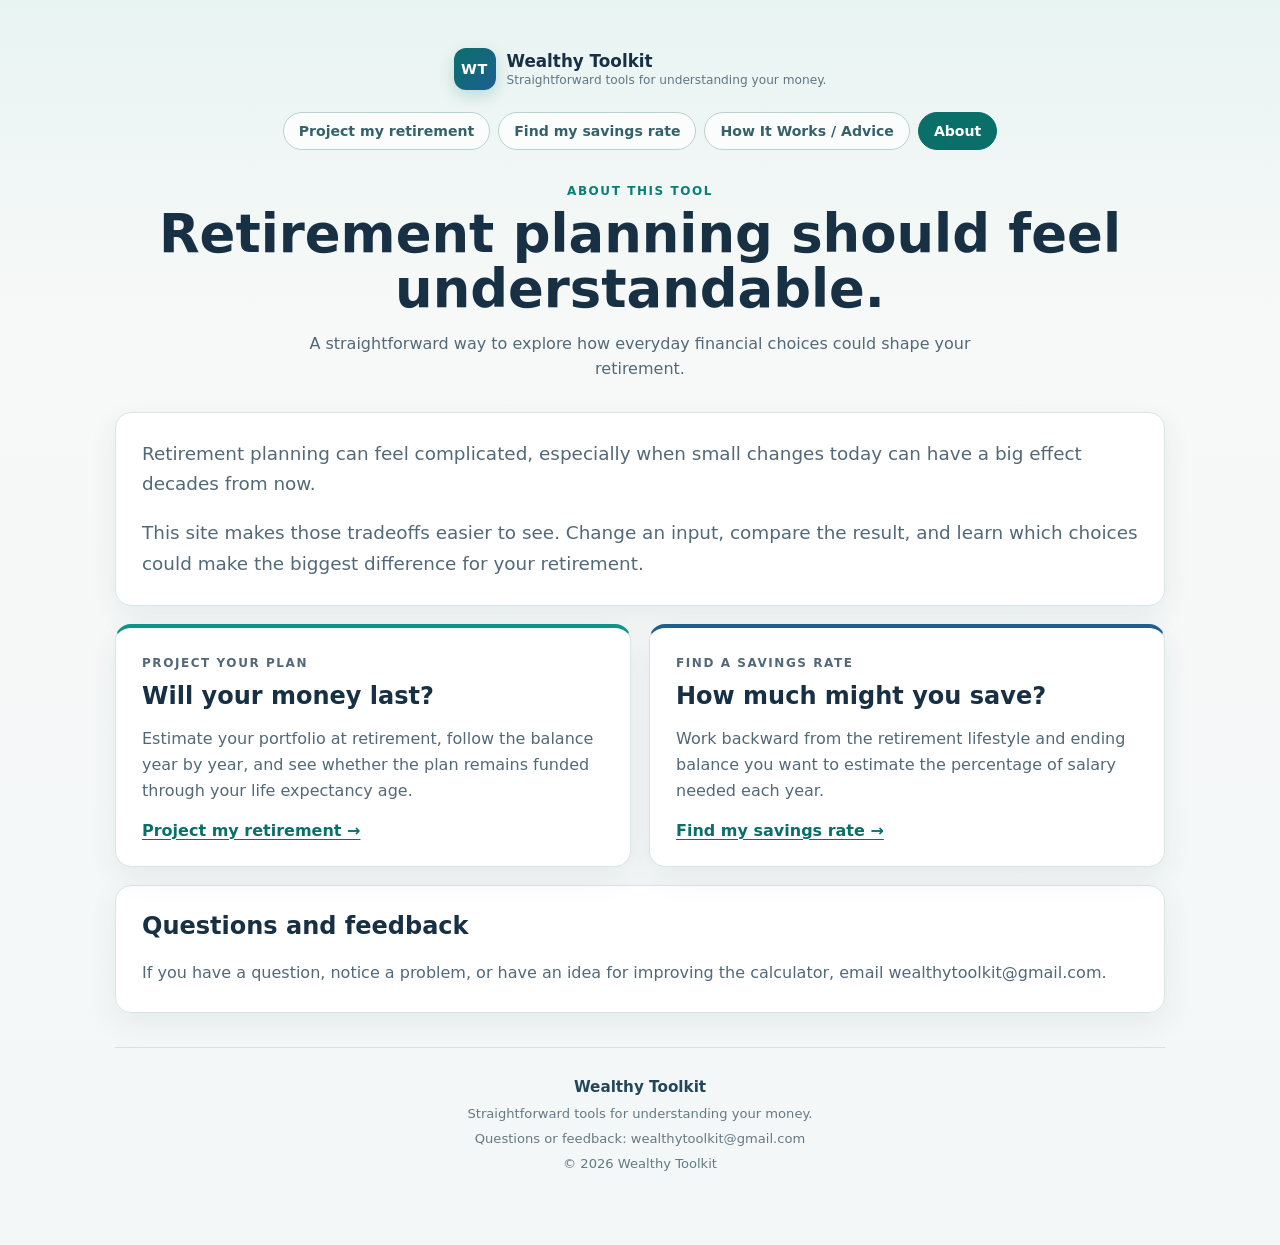
<file: about/index.html>
<!doctype html>
<html lang="en">
<head>
  <meta charset="utf-8">
  <meta name="viewport" content="width=device-width, initial-scale=1">
  <!-- Google tag (gtag.js) -->
  <script async src="https://www.googletagmanager.com/gtag/js?id=G-Z7TF61134Z"></script>
  <script>
    window.dataLayer = window.dataLayer || [];
    function gtag(){dataLayer.push(arguments);}
    gtag('js', new Date());
    gtag('config', 'G-Z7TF61134Z');
  </script>
  <title>About | Wealthy Toolkit</title>
  <meta name="description" content="Learn why Wealthy Toolkit makes retirement planning easier to understand and explore.">
  <meta name="theme-color" content="#0b6f69">
  <link rel="canonical" href="https://wealthytoolkit.com/about/">
  <link rel="icon" href="/favicon.svg" type="image/svg+xml">
  <meta property="og:type" content="website"><meta property="og:site_name" content="Wealthy Toolkit">
  <meta property="og:title" content="About | Wealthy Toolkit">
  <meta property="og:description" content="A straightforward way to explore how everyday financial choices could shape retirement.">
  <meta property="og:url" content="https://wealthytoolkit.com/about/">
  <link rel="stylesheet" href="/style.css">
</head>
<body>
  <a class="skip-link" href="#main-content">Skip to main content</a>
  <main class="container">
    <a class="site-brand" href="/" aria-label="Wealthy Toolkit home"><span class="brand-mark" aria-hidden="true">WT</span><span><strong>Wealthy Toolkit</strong><small>Straightforward tools for understanding your money.</small></span></a>
    <nav class="tool-nav" aria-label="Retirement tools">
      <a href="/">Project my retirement</a>
      <a href="/savings-rate/">Find my savings rate</a>
      <a href="/how-it-works/">How It Works / Advice</a>
      <a class="active" aria-current="page" href="/about/">About</a>
    </nav>

    <header id="main-content">
      <p class="eyebrow">ABOUT THIS TOOL</p>
      <h1>Retirement planning should feel understandable.</h1>
      <p class="subtitle">A straightforward way to explore how everyday financial choices could shape your retirement.</p>
    </header>

    <section class="card about-intro">
      <p class="about-lead">Retirement planning can feel complicated, especially when small changes today can have a big effect decades from now.</p>
      <p>This site makes those tradeoffs easier to see. Change an input, compare the result, and learn which choices could make the biggest difference for your retirement.</p>
    </section>

    <section class="about-grid" aria-label="What the calculators can do">
      <article class="card about-card">
        <p class="eyebrow">PROJECT YOUR PLAN</p>
        <h2>Will your money last?</h2>
        <p>Estimate your portfolio at retirement, follow the balance year by year, and see whether the plan remains funded through your life expectancy age.</p>
        <a class="text-link" href="/">Project my retirement →</a>
      </article>
      <article class="card about-card">
        <p class="eyebrow">FIND A SAVINGS RATE</p>
        <h2>How much might you save?</h2>
        <p>Work backward from the retirement lifestyle and ending balance you want to estimate the percentage of salary needed each year.</p>
        <a class="text-link" href="/savings-rate/">Find my savings rate →</a>
      </article>
    </section>

    <section class="card about-section">
      <h2>Questions and feedback</h2>
      <p>If you have a question, notice a problem, or have an idea for improving the calculator, email wealthytoolkit@gmail.com.</p>
    </section>

    <footer class="site-footer"><strong>Wealthy Toolkit</strong><span>Straightforward tools for understanding your money.</span><span>Questions or feedback: wealthytoolkit@gmail.com</span><span>© 2026 Wealthy Toolkit</span></footer>
  </main>
</body>
</html>
</file>
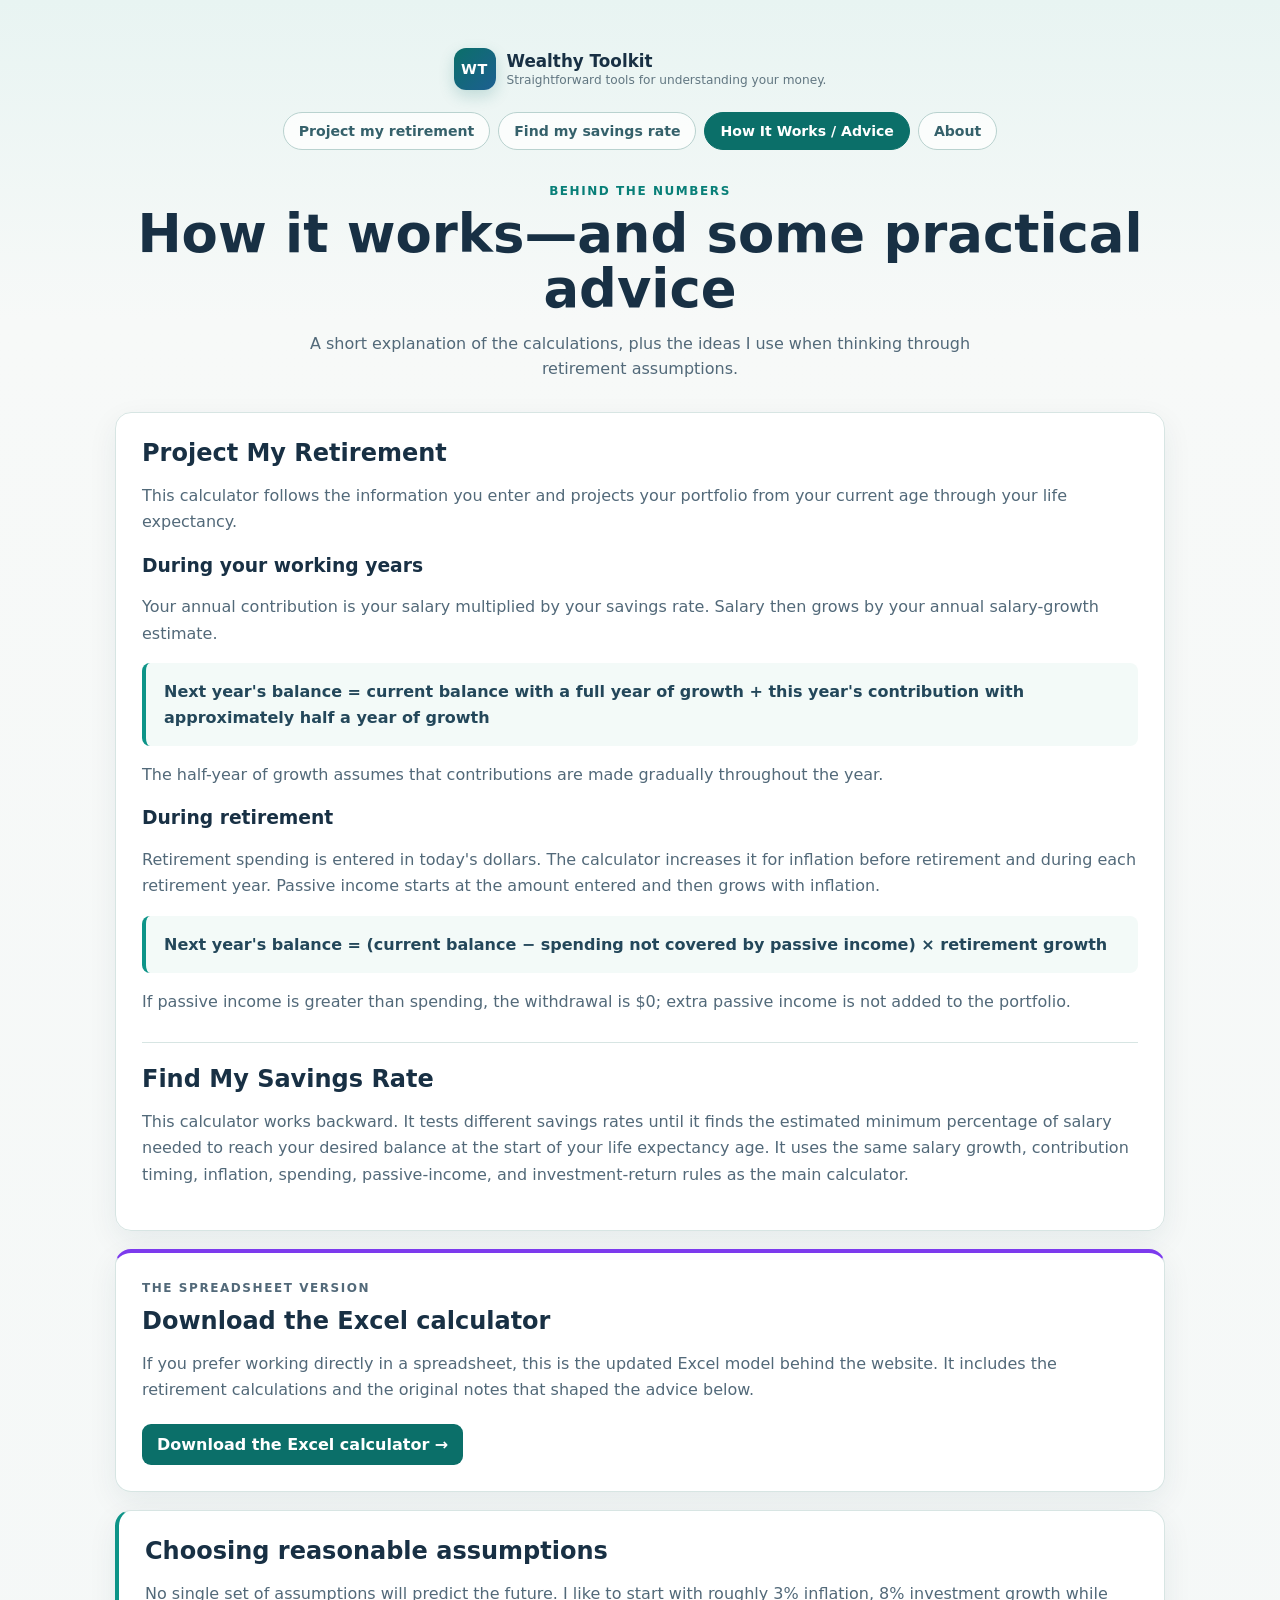
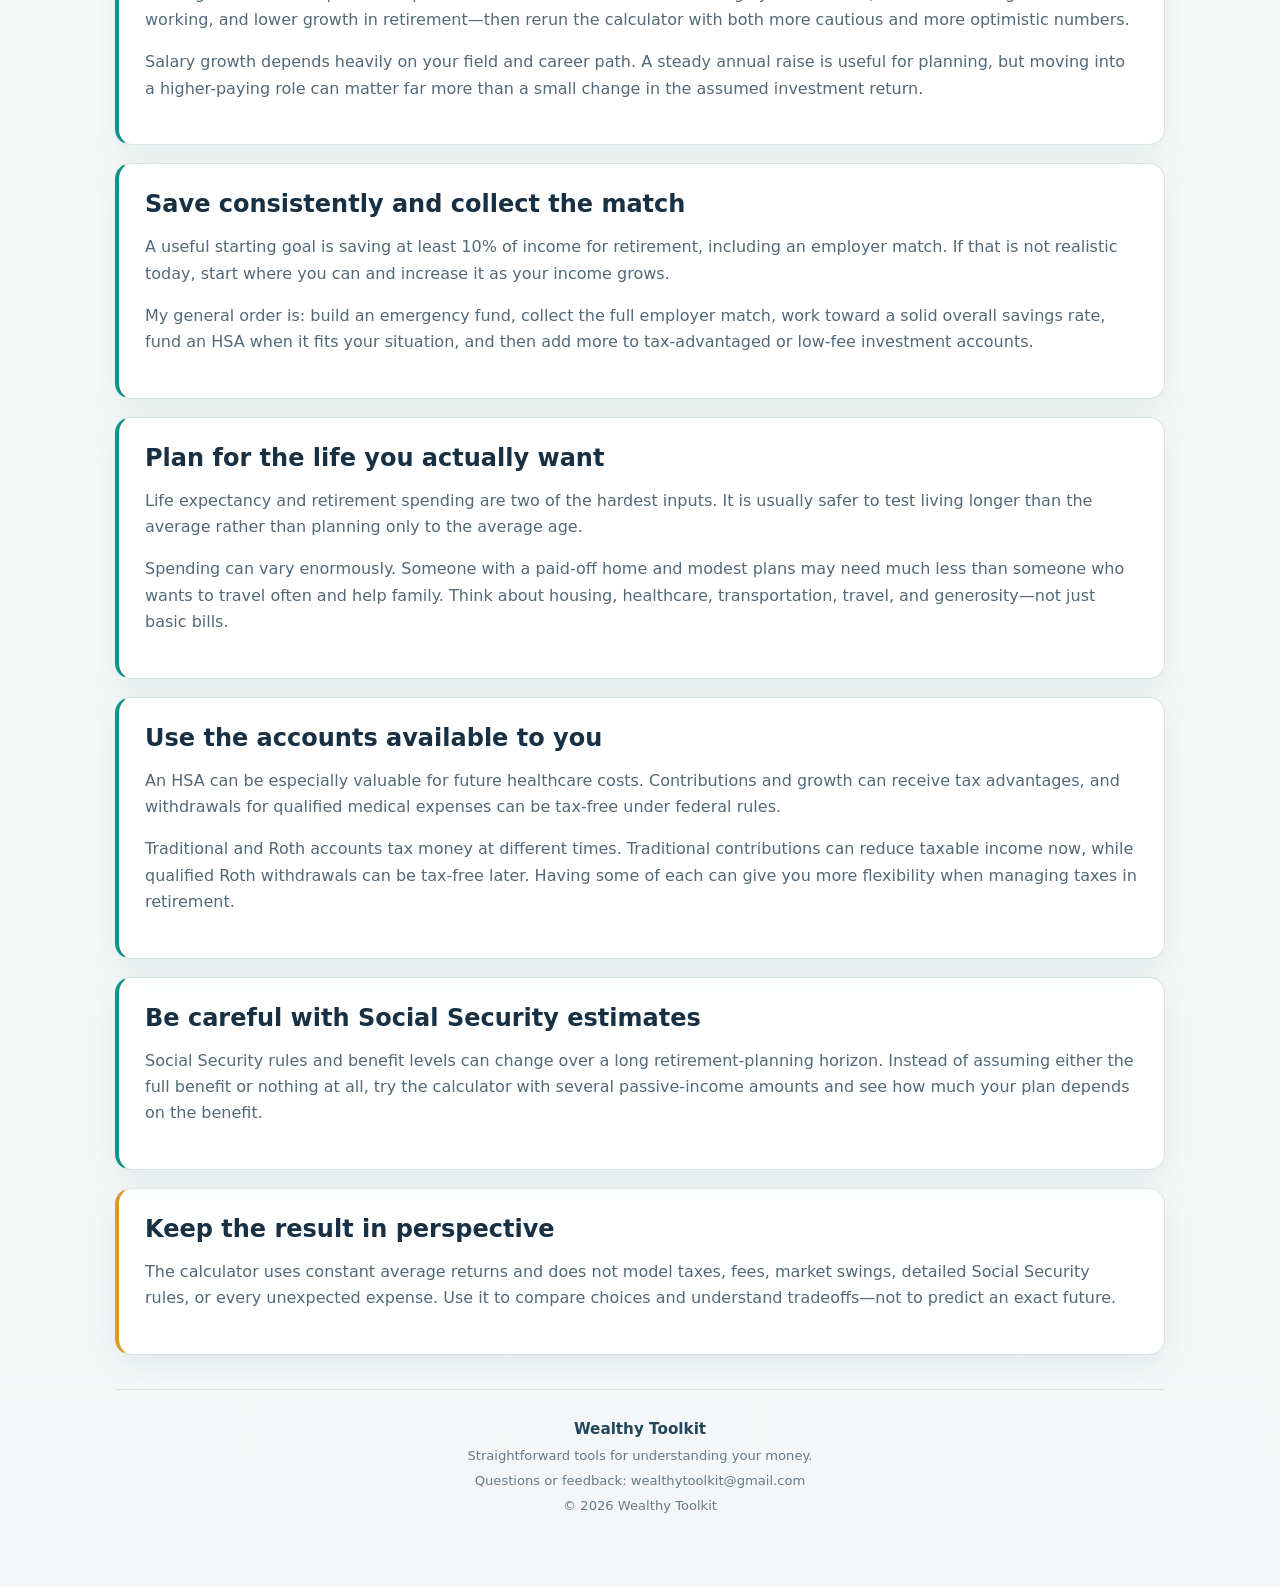
<file: how-it-works/index.html>
<!doctype html>
<html lang="en">
<head>
  <meta charset="utf-8">
  <meta name="viewport" content="width=device-width, initial-scale=1">
  <!-- Google tag (gtag.js) -->
  <script async src="https://www.googletagmanager.com/gtag/js?id=G-Z7TF61134Z"></script>
  <script>
    window.dataLayer = window.dataLayer || [];
    function gtag(){dataLayer.push(arguments);}
    gtag('js', new Date());
    gtag('config', 'G-Z7TF61134Z');
  </script>
  <title>How It Works & Retirement Advice | Wealthy Toolkit</title>
  <meta name="description" content="See how the Wealthy Toolkit retirement calculators work and read practical advice for choosing retirement assumptions.">
  <meta name="theme-color" content="#0b6f69">
  <link rel="canonical" href="https://wealthytoolkit.com/how-it-works/">
  <link rel="icon" href="/favicon.svg" type="image/svg+xml">
  <meta property="og:type" content="website"><meta property="og:site_name" content="Wealthy Toolkit">
  <meta property="og:title" content="How It Works & Retirement Advice | Wealthy Toolkit">
  <meta property="og:description" content="Understand the calculator and explore practical retirement-planning assumptions.">
  <meta property="og:url" content="https://wealthytoolkit.com/how-it-works/">
  <link rel="stylesheet" href="/style.css">
</head>
<body>
  <a class="skip-link" href="#main-content">Skip to main content</a>
  <main class="container">
    <a class="site-brand" href="/" aria-label="Wealthy Toolkit home"><span class="brand-mark" aria-hidden="true">WT</span><span><strong>Wealthy Toolkit</strong><small>Straightforward tools for understanding your money.</small></span></a>
    <nav class="tool-nav" aria-label="Retirement tools">
      <a href="/">Project my retirement</a>
      <a href="/savings-rate/">Find my savings rate</a>
      <a class="active" aria-current="page" href="/how-it-works/">How It Works / Advice</a>
      <a href="/about/">About</a>
    </nav>

    <header id="main-content">
      <p class="eyebrow">BEHIND THE NUMBERS</p>
      <h1>How it works—and some practical advice</h1>
      <p class="subtitle">A short explanation of the calculations, plus the ideas I use when thinking through retirement assumptions.</p>
    </header>

    <section class="card how-section" id="retirement-projection">
      <h2>Project My Retirement</h2>
      <p>This calculator follows the information you enter and projects your portfolio from your current age through your life expectancy.</p>
      <h3>During your working years</h3>
      <p>Your annual contribution is your salary multiplied by your savings rate. Salary then grows by your annual salary-growth estimate.</p>
      <div class="formula-box">Next year's balance = current balance with a full year of growth + this year's contribution with approximately half a year of growth</div>
      <p>The half-year of growth assumes that contributions are made gradually throughout the year.</p>
      <h3>During retirement</h3>
      <p>Retirement spending is entered in today's dollars. The calculator increases it for inflation before retirement and during each retirement year. Passive income starts at the amount entered and then grows with inflation.</p>
      <div class="formula-box">Next year's balance = (current balance − spending not covered by passive income) × retirement growth</div>
      <p>If passive income is greater than spending, the withdrawal is $0; extra passive income is not added to the portfolio.</p>
      <div class="section-divider" id="savings-rate"></div>
      <h2>Find My Savings Rate</h2>
      <p>This calculator works backward. It tests different savings rates until it finds the estimated minimum percentage of salary needed to reach your desired balance at the start of your life expectancy age. It uses the same salary growth, contribution timing, inflation, spending, passive-income, and investment-return rules as the main calculator.</p>
    </section>

    <section class="card how-section workbook-download">
      <p class="eyebrow">THE SPREADSHEET VERSION</p>
      <h2>Download the Excel calculator</h2>
      <p>If you prefer working directly in a spreadsheet, this is the updated Excel model behind the website. It includes the retirement calculations and the original notes that shaped the advice below.</p>
      <a class="download-link" href="/retirement-calculator.xlsx" download>Download the Excel calculator →</a>
    </section>

    <section class="card how-section advice-section">
      <h2>Choosing reasonable assumptions</h2>
      <p>No single set of assumptions will predict the future. I like to start with roughly 3% inflation, 8% investment growth while working, and lower growth in retirement—then rerun the calculator with both more cautious and more optimistic numbers.</p>
      <p>Salary growth depends heavily on your field and career path. A steady annual raise is useful for planning, but moving into a higher-paying role can matter far more than a small change in the assumed investment return.</p>
    </section>

    <section class="card how-section advice-section">
      <h2>Save consistently and collect the match</h2>
      <p>A useful starting goal is saving at least 10% of income for retirement, including an employer match. If that is not realistic today, start where you can and increase it as your income grows.</p>
      <p>My general order is: build an emergency fund, collect the full employer match, work toward a solid overall savings rate, fund an HSA when it fits your situation, and then add more to tax-advantaged or low-fee investment accounts.</p>
    </section>

    <section class="card how-section advice-section">
      <h2>Plan for the life you actually want</h2>
      <p>Life expectancy and retirement spending are two of the hardest inputs. It is usually safer to test living longer than the average rather than planning only to the average age.</p>
      <p>Spending can vary enormously. Someone with a paid-off home and modest plans may need much less than someone who wants to travel often and help family. Think about housing, healthcare, transportation, travel, and generosity—not just basic bills.</p>
    </section>

    <section class="card how-section advice-section">
      <h2>Use the accounts available to you</h2>
      <p>An HSA can be especially valuable for future healthcare costs. Contributions and growth can receive tax advantages, and withdrawals for qualified medical expenses can be tax-free under federal rules.</p>
      <p>Traditional and Roth accounts tax money at different times. Traditional contributions can reduce taxable income now, while qualified Roth withdrawals can be tax-free later. Having some of each can give you more flexibility when managing taxes in retirement.</p>
    </section>

    <section class="card how-section advice-section">
      <h2>Be careful with Social Security estimates</h2>
      <p>Social Security rules and benefit levels can change over a long retirement-planning horizon. Instead of assuming either the full benefit or nothing at all, try the calculator with several passive-income amounts and see how much your plan depends on the benefit.</p>
    </section>

    <section class="card how-section limitations">
      <h2>Keep the result in perspective</h2>
      <p>The calculator uses constant average returns and does not model taxes, fees, market swings, detailed Social Security rules, or every unexpected expense. Use it to compare choices and understand tradeoffs—not to predict an exact future.</p>
    </section>
    <footer class="site-footer"><strong>Wealthy Toolkit</strong><span>Straightforward tools for understanding your money.</span><span>Questions or feedback: wealthytoolkit@gmail.com</span><span>© 2026 Wealthy Toolkit</span></footer>
  </main>
</body>
</html>
</file>
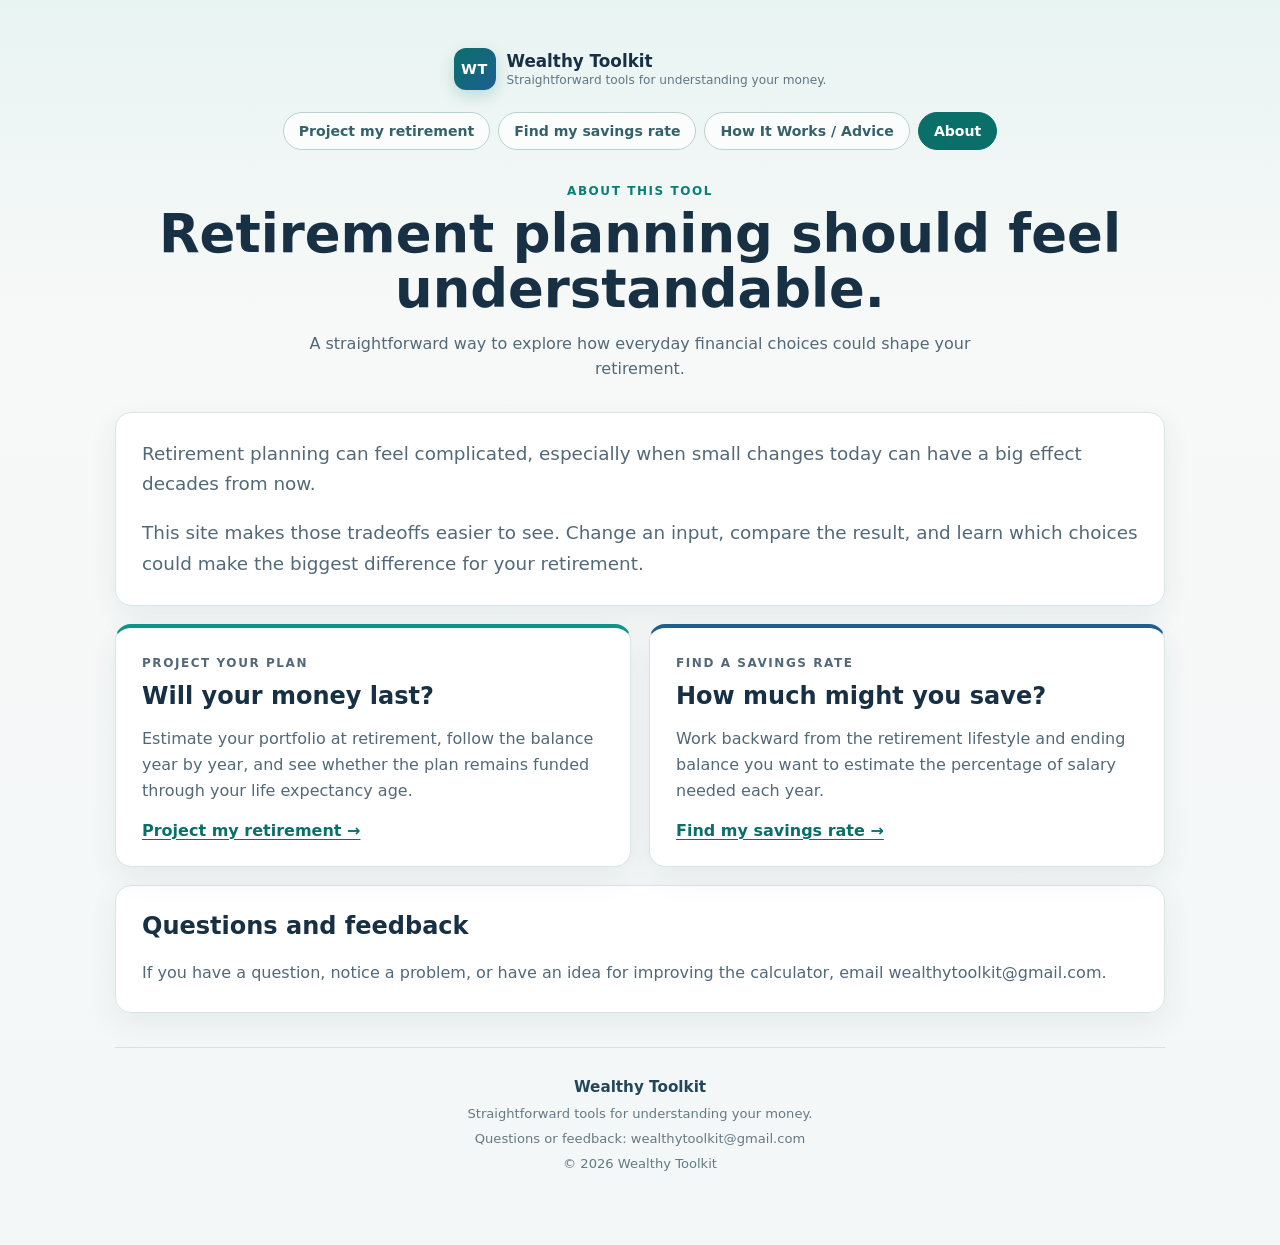
<file: about.html>
<!doctype html>
<html lang="en"><head>
  <meta charset="utf-8">
  <meta http-equiv="refresh" content="0; url=/about/">
  <link rel="canonical" href="https://wealthytoolkit.com/about/">
  <title>About | Wealthy Toolkit</title>
</head><body>
  <p>This page has moved to <a href="/about/">wealthytoolkit.com/about/</a>.</p>
</body></html>
</file>
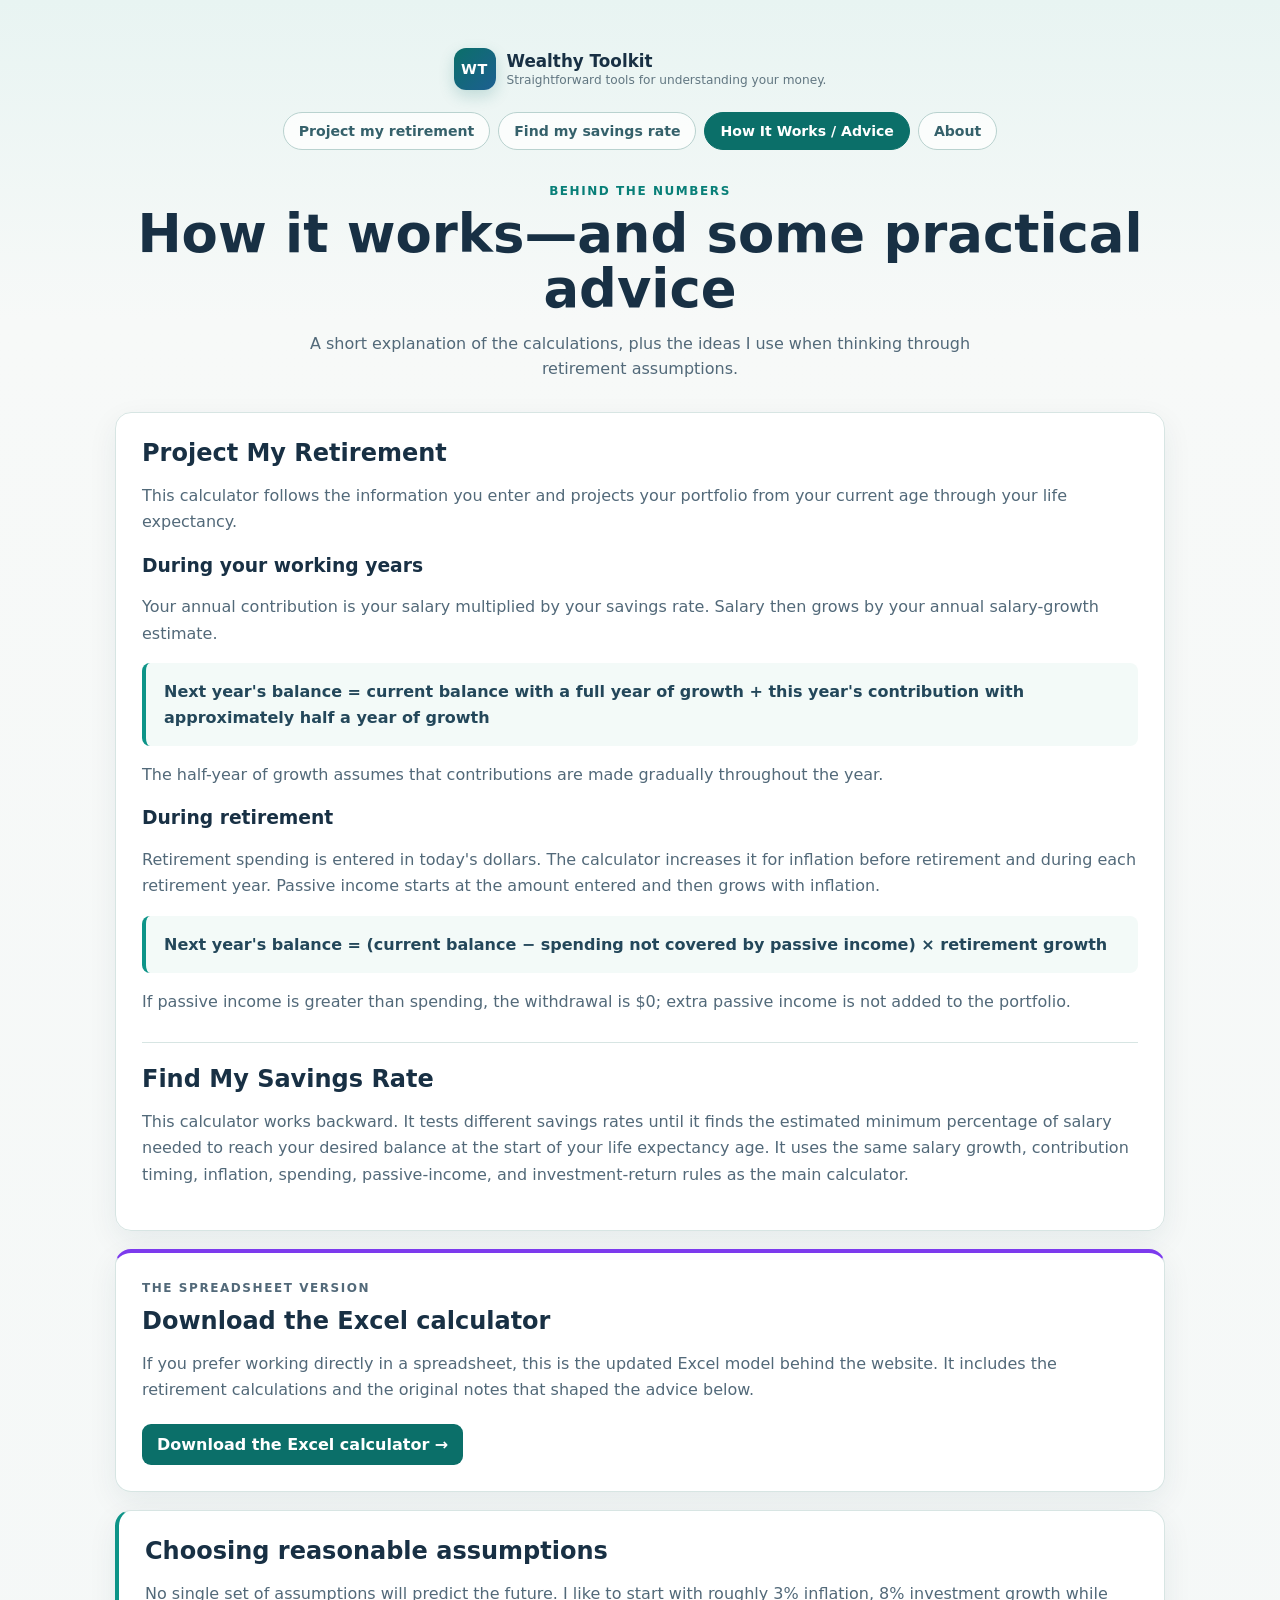
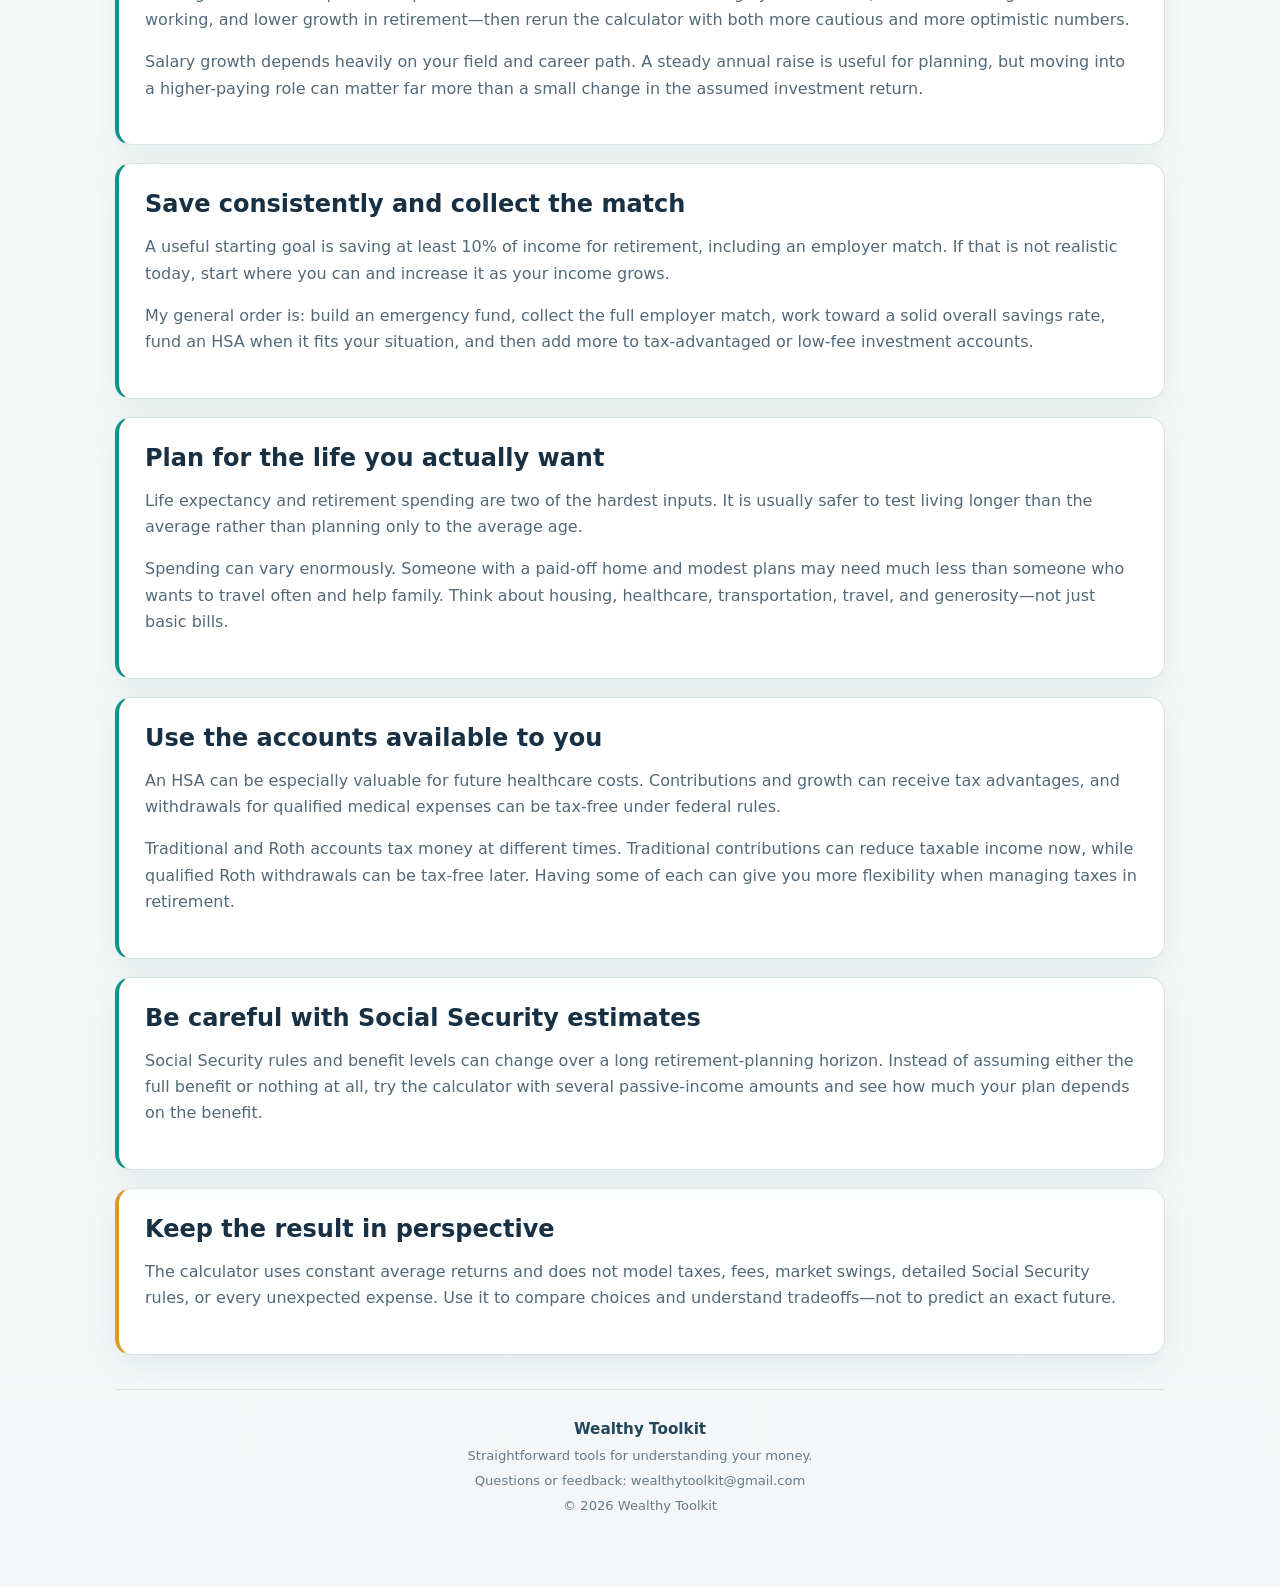
<file: how-it-works.html>
<!doctype html>
<html lang="en"><head>
  <meta charset="utf-8">
  <meta http-equiv="refresh" content="0; url=/how-it-works/">
  <link rel="canonical" href="https://wealthytoolkit.com/how-it-works/">
  <title>How It Works &amp; Retirement Advice | Wealthy Toolkit</title>
</head><body>
  <p>This page has moved to <a href="/how-it-works/">wealthytoolkit.com/how-it-works/</a>.</p>
</body></html>
</file>
<file: style.css>
* { box-sizing: border-box; }
:root { font-family: Inter, ui-sans-serif, system-ui, -apple-system, BlinkMacSystemFont, "Segoe UI", sans-serif; color: #183044; background: #f3f7f7; }
body { margin: 0; background: linear-gradient(180deg, #e8f4f2 0, #f7f9f8 320px, #f3f7f7 100%); }
.skip-link { position: fixed; z-index: 100; top: 8px; left: 8px; padding: 10px 14px; border-radius: 8px; background: #183044; color: white; transform: translateY(-160%); }
.skip-link:focus { transform: translateY(0); }
.container { width: min(1050px, calc(100% - 32px)); margin: 0 auto; padding: 48px 0 72px; }
.site-brand { display: flex; width: fit-content; align-items: center; gap: 11px; margin: 0 auto 22px; color: #183044; text-decoration: none; }
.site-brand > span:last-child { display: grid; gap: 2px; }
.site-brand strong { font-size: 1.05rem; }
.site-brand small { color: #617681; font-size: .76rem; }
.brand-mark { display: grid; place-items: center; width: 42px; height: 42px; border-radius: 12px; background: linear-gradient(135deg, #0b6f69, #1d5f91); color: white; font-size: .9rem; font-weight: 850; letter-spacing: .04em; box-shadow: 0 6px 16px rgba(11,111,105,.2); }
.tool-nav { display: flex; flex-wrap: wrap; justify-content: center; gap: 8px; margin-bottom: 34px; }
.tool-nav a { padding: 10px 15px; border: 1px solid #b9d2cf; border-radius: 999px; color: #35616b; background: rgba(255,255,255,.75); text-decoration: none; font-size: .88rem; font-weight: 750; }
.tool-nav a:hover { border-color: #0d9488; color: #0b6f69; }
.tool-nav a.active { border-color: #0b6f69; color: white; background: #0b6f69; }
header { text-align: center; margin-bottom: 30px; }
.eyebrow { margin: 0 0 8px; font-size: .75rem; font-weight: 800; letter-spacing: .13em; color: #087f78; }
h1 { margin: 0; font-size: clamp(2rem, 5vw, 3.3rem); line-height: 1.05; }
h2 { margin-top: 0; }
.subtitle { max-width: 680px; margin: 14px auto 0; color: #526979; line-height: 1.6; }
.card { background: rgba(255,255,255,.96); border: 1px solid #d7e5e3; border-radius: 16px; padding: 26px; box-shadow: 0 10px 30px rgba(20,56,67,.07); }
.inputs { border-top: 4px solid #0d9488; }
.inputs h2:not(:first-child) { margin-top: 30px; }
.grid { display: grid; grid-template-columns: repeat(3, 1fr); gap: 18px; }
label { display: grid; gap: 7px; font-size: .9rem; font-weight: 650; color: #354f60; }
input { width: 100%; border: 1px solid #bfd2d0; border-radius: 9px; padding: 12px; font: inherit; color: #183044; background: #fbfdfd; transition: border-color .15s, box-shadow .15s; }
input:focus { outline: none; border-color: #0d9488; box-shadow: 0 0 0 3px rgba(13,148,136,.14); }
a:focus-visible, button:focus-visible, summary:focus-visible { outline: 3px solid rgba(29,95,145,.45); outline-offset: 3px; }
button { margin-top: 28px; border: 0; border-radius: 10px; padding: 14px 22px; font: inherit; font-weight: 800; cursor: pointer; background: #0b6f69; color: white; box-shadow: 0 7px 16px rgba(11,111,105,.2); }
button:hover { background: #085e59; transform: translateY(-1px); }
.field { position: relative; display: grid; align-content: start; gap: 7px; }
.field-label { display: flex; align-items: center; justify-content: space-between; gap: 8px; min-height: 24px; }
.field-label label { display: block; }
.field small { color: #6a7c87; font-size: .76rem; line-height: 1.35; }
.info-button { flex: 0 0 auto; width: 22px; height: 22px; margin: 0; padding: 0; border: 1px solid #9ebfbb; border-radius: 50%; background: #edf7f5; color: #0b6f69; box-shadow: none; font-size: .78rem; font-weight: 800; line-height: 1; }
.info-button:hover, .info-button[aria-expanded="true"] { background: #0b6f69; color: white; transform: none; }
.info-popover { position: absolute; z-index: 5; top: 29px; left: 0; width: min(320px, 92vw); padding: 13px 14px; border: 1px solid #bad4d0; border-radius: 10px; background: #fff; color: #354f60; box-shadow: 0 12px 28px rgba(20,56,67,.16); font-size: .8rem; font-weight: 450; line-height: 1.5; }
.methodology { margin-top: 20px; border: 1px solid #cfe0de; border-radius: 12px; background: #f5faf9; }
.methodology summary { padding: 14px 16px; cursor: pointer; color: #0b6f69; font-weight: 750; }
.methodology-content { padding: 0 16px 5px; color: #536b78; font-size: .87rem; line-height: 1.55; }
.methodology-content p { margin: 0 0 12px; }
.error { color: #a12b2b; margin-bottom: 0; font-weight: 650; }
#results { margin-top: 32px; }
.headline-result { text-align: center; padding: 22px 16px 28px; background: #e6f4f1; border-radius: 16px; margin-bottom: 18px; }
.headline-result h2 { font-size: clamp(1.7rem, 4vw, 2.5rem); margin: 0; }
.headline-result p:last-child { color: #526979; }
.metrics { display: grid; grid-template-columns: repeat(4, 1fr); gap: 14px; margin-bottom: 18px; }
.metrics-three { grid-template-columns: repeat(3, 1fr); }
.table-explanation { margin: -4px 0 16px; color: var(--muted); max-width: 78ch; }
.metric { background: white; border: 1px solid #d7e5e3; border-radius: 14px; padding: 20px; box-shadow: 0 5px 18px rgba(20,56,67,.04); }
.metric:nth-child(1) { border-top: 3px solid #1d5f91; }
.metric:nth-child(2) { border-top: 3px solid #d79a2b; }
.metric:nth-child(3) { border-top: 3px solid #0d9488; }
.metric:nth-child(4) { border-top: 3px solid #7c3aed; }
.metric span { display: block; color: #64717d; font-size: .85rem; margin-bottom: 8px; }
.metric strong { font-size: 1.45rem; }
.metric strong.long-value { font-size: 1.08rem; line-height: 1.25; }
.solver-result { text-align: center; padding: 28px 20px; margin-bottom: 18px; border: 1px solid #c7dfdc; border-radius: 16px; background: #e6f4f1; }
.solver-result .result-number { display: block; margin: 7px 0; color: #0b6f69; font-size: clamp(2.5rem, 8vw, 4.5rem); line-height: 1; }
.solver-result p { margin: 8px auto 0; max-width: 680px; color: #526979; line-height: 1.55; }
.solver-status { margin-top: 18px; padding: 14px 16px; border: 1px solid #e6c989; border-radius: 10px; background: #fff9e9; color: #72520d; line-height: 1.5; }
.solver-status.success { border-color: #b7d8d2; background: #eff9f7; color: #1c625c; }
.chart-card { margin-bottom: 18px; border-top: 4px solid #1d5f91; }
.chart-card h2 { margin-bottom: 4px; }
.chart-note { margin: 0 0 18px; color: #647783; font-size: .88rem; }
.chart-wrap { position: relative; height: 410px; }
.table-card { margin-bottom: 18px; }
.table-scroll { overflow-x: auto; -webkit-overflow-scrolling: touch; }
table { width: 100%; border-collapse: collapse; font-size: .88rem; }
.sr-only { position: absolute; width: 1px; height: 1px; padding: 0; margin: -1px; overflow: hidden; clip: rect(0,0,0,0); white-space: nowrap; border: 0; }
th, td { text-align: right; padding: 10px 8px; border-bottom: 1px solid #e6efee; white-space: nowrap; }
th { color: #24546a; background: #f1f7f6; }
th:first-child, td:first-child, th:nth-child(2), td:nth-child(2) { text-align: left; }
.table-scroll th:first-child,
.table-scroll td:first-child { position: sticky; left: 0; z-index: 2; background: #fff; box-shadow: 1px 0 0 #d7e5e3; }
.table-scroll thead th:first-child { z-index: 4; background: #f1f7f6; }
.retirement-start td { border-top: 3px solid #d79a2b; background: #fffaf0; }
.retirement-start td:first-child { background: #fffaf0; }
.retirement-labels th { border-top: 3px solid #d79a2b; border-bottom: 1px solid #efd9a8; background: #fff5dc; color: #79530f; }
.retirement-labels th:first-child { z-index: 3; background: #fff5dc; }
.notes { color: #687582; font-size: .82rem; line-height: 1.6; padding: 10px 2px; }
.bottom-methodology { margin-top: 16px; }
.about-intro, .about-section { margin-bottom: 18px; }
.about-lead { margin-top: 0; color: #23475a; font-size: 1.15rem; line-height: 1.65; }
.about-intro p { font-size: 1.15rem; }
.about-intro p:last-child, .about-section p:last-child { margin-bottom: 0; }
.about-intro p, .about-section p, .about-card p { color: #526979; line-height: 1.65; }
.about-grid { display: grid; grid-template-columns: repeat(2, 1fr); gap: 18px; margin-bottom: 18px; }
.about-card { border-top: 4px solid #0d9488; }
.about-card:nth-child(2) { border-top-color: #1d5f91; }
.about-card h2 { margin-bottom: 8px; }
.text-link, .about-links a { color: #0b6f69; font-weight: 750; text-decoration-thickness: 1px; text-underline-offset: 3px; }
.feedback-link { display: inline-block; color: #0b6f69; font-weight: 750; text-decoration-thickness: 1px; text-underline-offset: 3px; }
.feedback-separator { margin: 0 8px; color: #84939c; }
.how-link { margin: 18px 0 0; text-align: center; color: #526979; font-size: .92rem; }
.how-link a { color: #0b6f69; font-weight: 750; text-underline-offset: 3px; }
.how-section { margin-bottom: 18px; scroll-margin-top: 20px; }
.how-section h2 { margin-bottom: 10px; }
.how-section p, .how-section li { color: #526979; line-height: 1.65; }
.how-section ul { margin: 10px 0 0; padding-left: 22px; }
.section-divider { margin: 26px 0 22px; border-top: 1px solid #d7e5e3; scroll-margin-top: 20px; }
.formula-box { margin: 16px 0; padding: 16px 18px; border-left: 4px solid #0d9488; border-radius: 8px; background: #f3faf8; color: #23475a; font-weight: 650; line-height: 1.6; }
.workbook-download { border-top: 4px solid #7c3aed; }
.download-link { display: inline-block; margin-top: 4px; padding: 11px 15px; border-radius: 9px; background: #0b6f69; color: white; font-weight: 750; text-decoration: none; }
.download-link:hover { background: #085e59; }
.advice-section { border-left: 4px solid #0d9488; }
.timing-grid { display: grid; grid-template-columns: repeat(2, 1fr); gap: 18px; margin-bottom: 18px; }
.timing-card { border-top: 4px solid #1d5f91; }
.timing-card:nth-child(2) { border-top-color: #d79a2b; }
.timing-card p { color: #526979; line-height: 1.65; }
.about-columns { display: grid; grid-template-columns: repeat(3, 1fr); gap: 22px; }
.about-columns h3 { margin: 0 0 7px; color: #24546a; font-size: 1rem; }
.about-columns p { margin: 0; font-size: .9rem; }
.about-links { margin-top: 22px; padding-top: 18px; border-top: 1px solid #e1ecea; font-size: .9rem; }
.limitations { border-left: 4px solid #d79a2b; }
.site-footer { display: grid; justify-items: center; gap: 6px; margin-top: 34px; padding: 28px 16px 0; border-top: 1px solid #d4e2e0; color: #657985; text-align: center; font-size: .82rem; line-height: 1.45; }
.site-footer strong { color: #23475a; font-size: .95rem; }
.error-page { min-height: 100vh; display: grid; align-content: center; }
.error-card { max-width: 700px; margin: 0 auto; text-align: center; }
.error-card p { color: #526979; line-height: 1.65; }
.error-actions { display: flex; flex-wrap: wrap; justify-content: center; gap: 10px; margin-top: 22px; }
.error-actions a { padding: 11px 15px; border-radius: 9px; background: #0b6f69; color: white; font-weight: 750; text-decoration: none; }
.error-actions a:hover { background: #085e59; }
@media (max-width: 800px) {
  .grid { grid-template-columns: repeat(2, 1fr); }
  .metrics, .metrics-three { grid-template-columns: repeat(2, 1fr); }
  .about-columns { grid-template-columns: 1fr; gap: 14px; }
  .timing-grid { grid-template-columns: 1fr; }
}
@media (max-width: 520px) {
  .container { width: min(100% - 20px, 1050px); padding-top: 28px; }
  .card { padding: 18px; }
  .grid, .metrics, .metrics-three, .about-grid { grid-template-columns: 1fr; }
  button { width: 100%; }
  .chart-wrap { height: 320px; }
  .tool-nav { align-items: stretch; gap: 6px; }
  .tool-nav a { flex: 1 1 45%; padding: 9px 8px; text-align: center; font-size: .78rem; }
  .site-brand small { max-width: 230px; }
}

@media (prefers-reduced-motion: reduce) {
  *, *::before, *::after { scroll-behavior: auto !important; transition: none !important; }
}

.input-note {
  margin: 0 0 1rem;
  font-size: 0.9rem;
  line-height: 1.5;
  opacity: 0.75;
}

/* clean input units */
.unit-field { position: relative; }
.unit-field.money input { padding-left: 28px; }
.unit-field.percent input { padding-right: 32px; }
.unit-field.money::after, .unit-field.percent::after { position:absolute; bottom:12px; font-weight:600; opacity:.65; pointer-events:none; }
.unit-field.money::after { content:"$"; left:12px; }
.unit-field.percent::after { content:"%"; right:12px; }
.input-shell { position: relative; }
.input-shell.money input { padding-left: 28px; }
.input-shell.percent input { padding-right: 32px; }
.input-shell.money::after, .input-shell.percent::after { position: absolute; top: 12px; font-weight: 600; opacity: .65; pointer-events: none; }
.input-shell.money::after { content: "$"; left: 12px; }
.input-shell.percent::after { content: "%"; right: 12px; }
</file>
